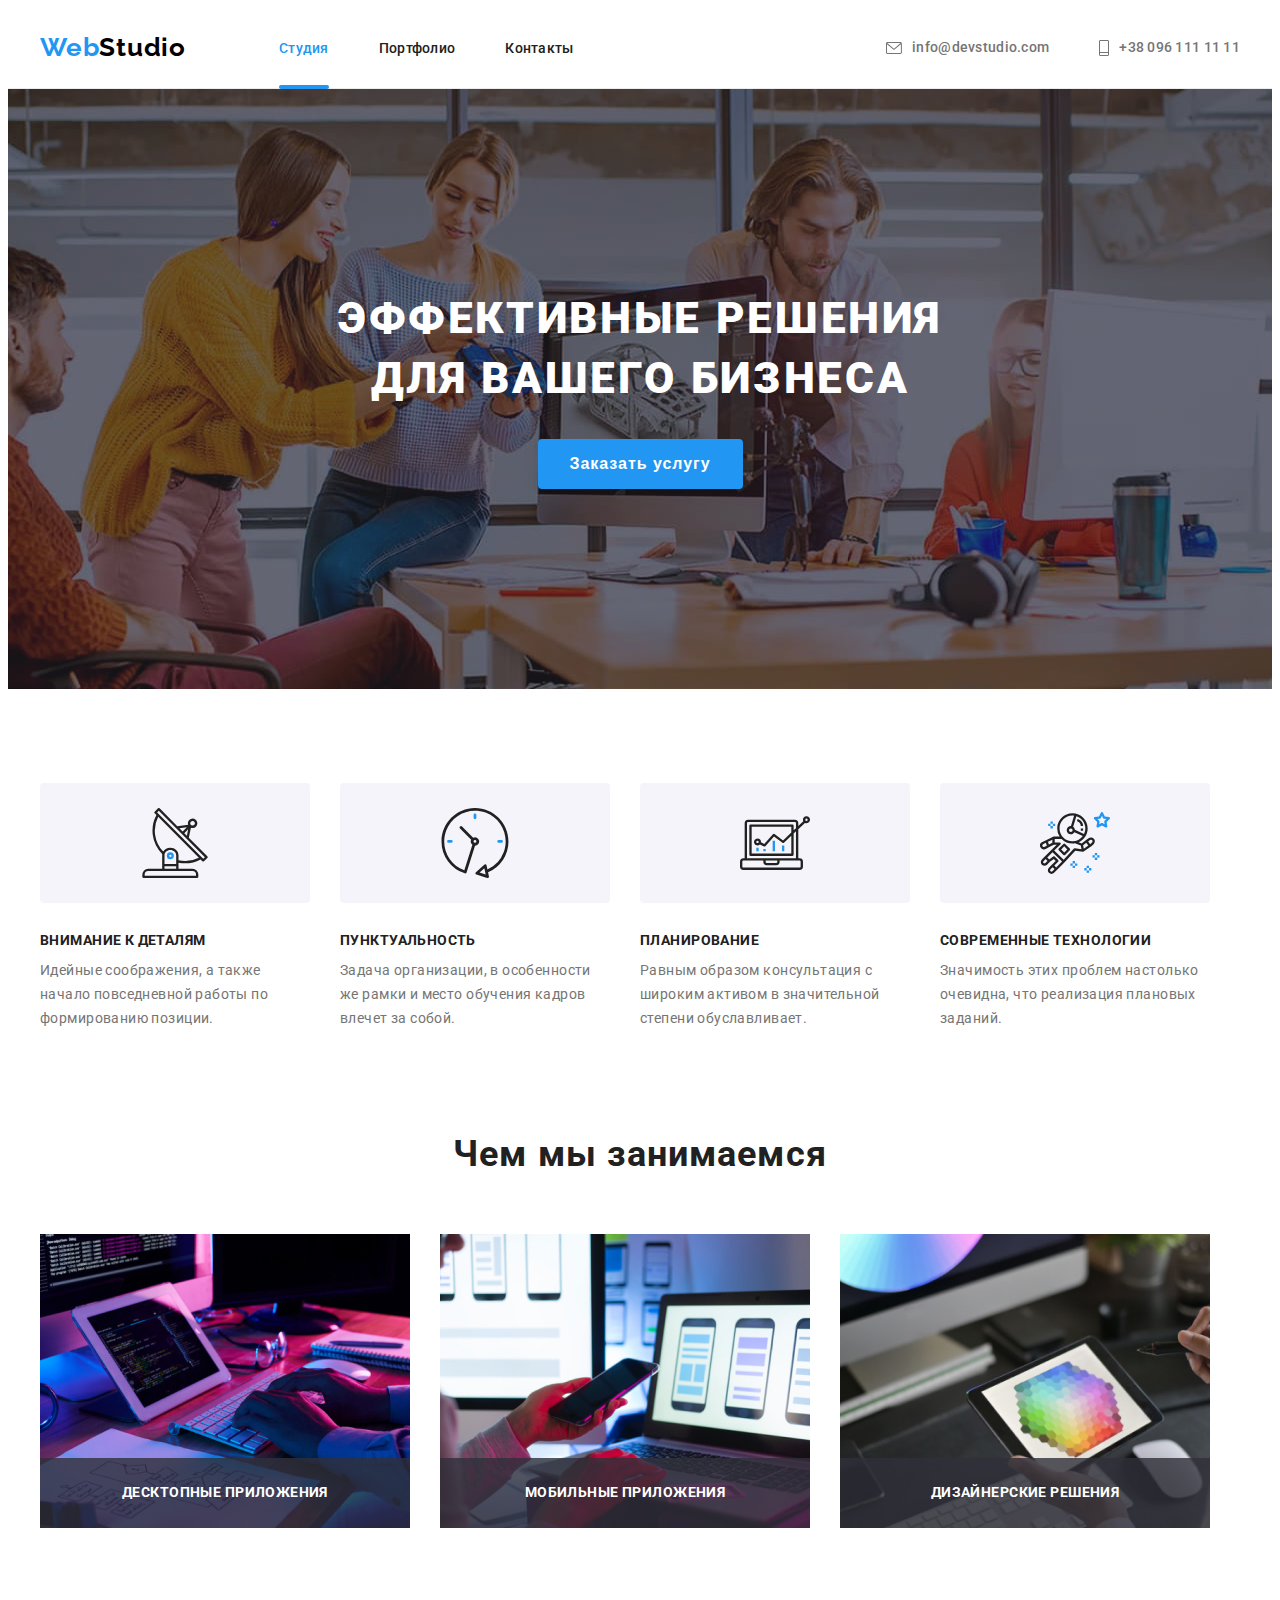
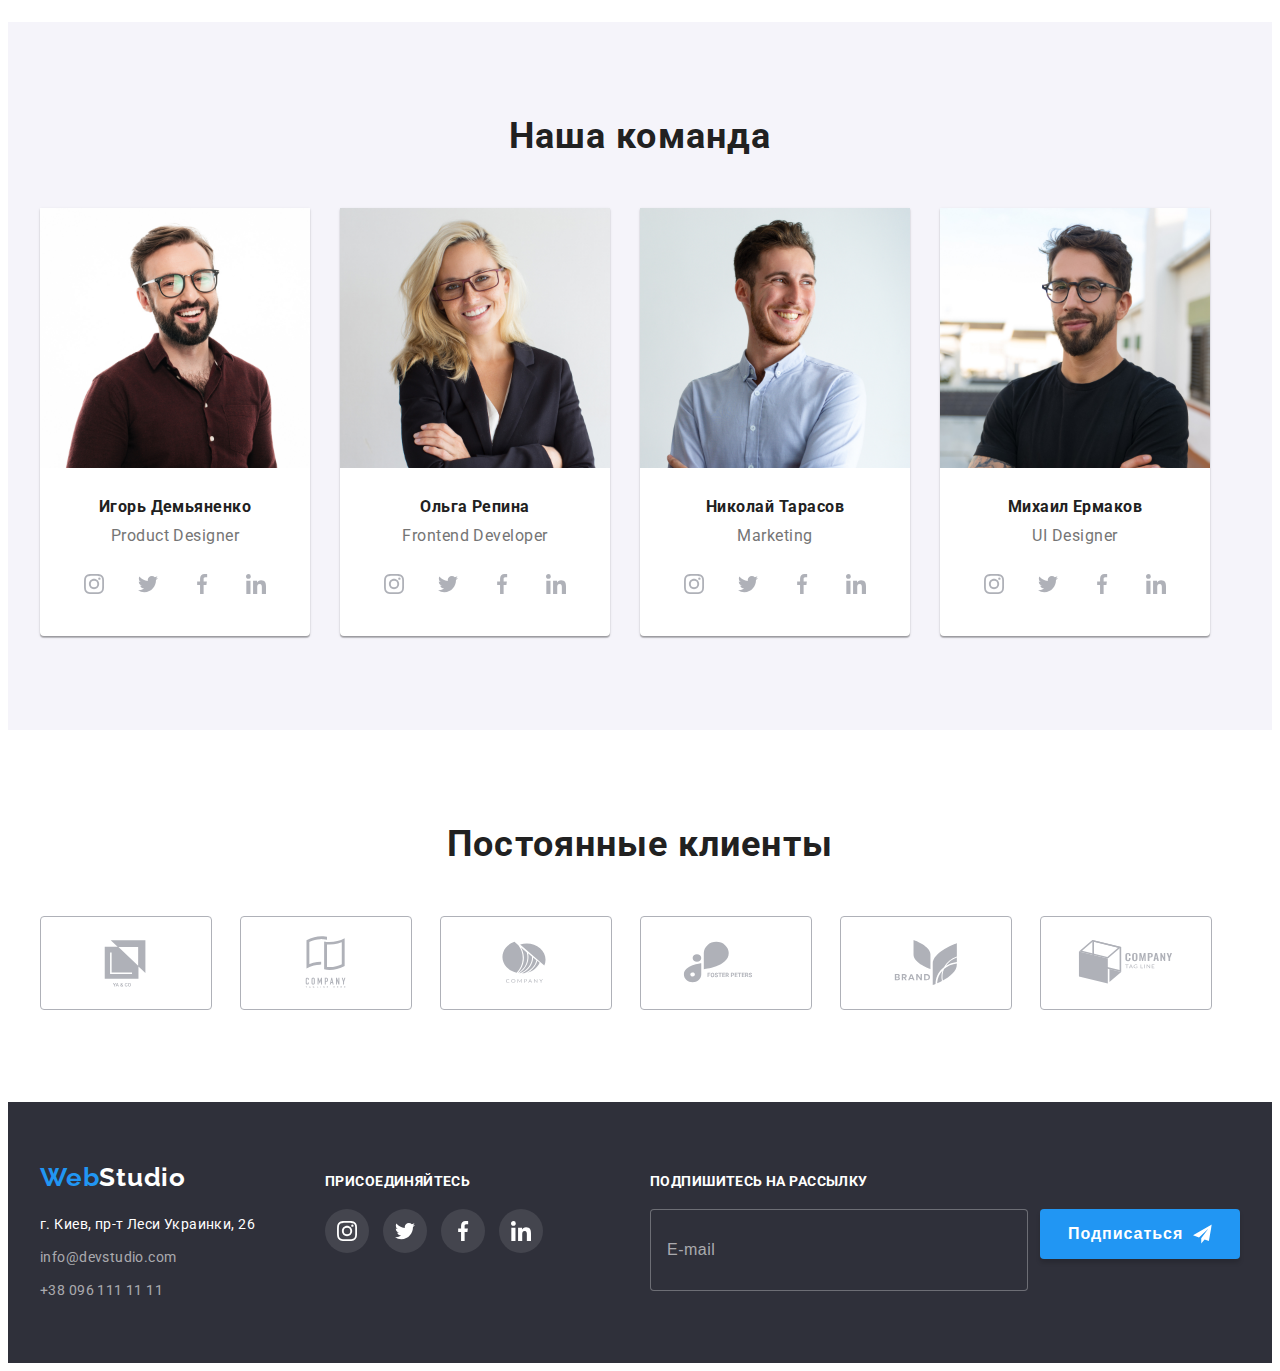
<file: index.html>
<!DOCTYPE html>
<html lang="en">
<head>
    <meta charset="UTF-8">
    <meta http-equiv="X-UA-Compatible" content="IE=edge">
    <meta name="viewport" content="width=device-width, initial-scale=1.0">
    <title>Document</title>
    <link rel="preconnect" href="https://fonts.googleapis.com">
    <link rel="preconnect" href="https://fonts.gstatic.com" crossorigin>
    <link href="https://fonts.googleapis.com/css2?family=Raleway:wght@700&family=Roboto:wght@400;500;700;900&display=swap"
        rel="stylesheet">

        <link rel="stylesheet" href="https://cdnjs.cloudflare.com/ajax/libs/modern-normalize/1.1.0/modern-normalize.min.css"
            integrity="sha512-wpPYUAdjBVSE4KJnH1VR1HeZfpl1ub8YT/NKx4PuQ5NmX2tKuGu6U/JRp5y+Y8XG2tV+wKQpNHVUX03MfMFn9Q=="
            crossorigin="anonymous" referrerpolicy="no-referrer" />
    <link rel="stylesheet" href="./css/styles.css"/>
</head>
<body>
    
    <header class="page-header">
        <div class="container page-header-container">
        <nav class="navigation">
        <a class="logo link"href="./index.html"><span class="web">Web</span>Studio</a>

        <ul class="menu list">
            <li class="menu-item"><a class="menu-link link current" href="./index.html">Студия</a></li>
            <li class="menu-item"><a class="menu-link link"href="./portfolio.html">Портфолио</a></li>
            <li class="menu-item"><a class="menu-link link"href="">Контакты</a></li>
        </ul>
        </nav>

        <ul class="contact-list list">
           <li class="menu-contact">
               
            
            
            <a class="mail link" href="mailto:info@devstudio.com"><svg class="menu-icon" width="16" height="12">
                <use href="./images/icons.svg#icon-mail"></use>
            </svg>info@devstudio.com</a>
                
            </li> 
            <li class="menu-contact">
                
                    
                
                <a class="phone-number link"href="tel:+380961111111"><svg class="menu-icon" width="10" height="16">
                    <use href="./images/icons.svg#icon-telefon"></use>
                </svg>+38 096 111 11 11</a></li>

        </ul>
        </div>


    </header>
    <main>
    <!--Герой-->
    
        <section class="hero">
            <div class="container">
            <h1 class="hero-text">Эффективные решения для вашего бизнеса</h1>
            <button class="modal-btn" type="button" data-modal-open>Заказать услугу</button>
        </section>
    </div>
    <!--Преимущества-->

    <section class="section">
        <div class="container">
        <h2 class="our-benefits visually-hidden">Наши преимущества</h2>

        <ul class="benefits-list list">

            <li class="main-benefits">
                <div class="main-icon">
                    <svg class="main-menu-icon">
                        <use href="./images/icons.svg#icon-antenna"></use>
                    </svg>
                </div>
                <h3 class="suptitle-benefits">Внимание к деталям</h3>
                <p class="suptitle-benefits-list">Идейные соображения, а также начало повседневной работы по формированию позиции.</p>
            </li>

            <li class="main-benefits">
                        
                <div class="main-icon">
                    <svg class="main-menu-icon">
                        <use href="./images/icons.svg#icon-clock"></use>
                    </svg>
                </div>
                <h3 class="suptitle-benefits">Пунктуальность</h3>
                <p class="suptitle-benefits-list">Задача организации, в особенности же рамки и место обучения кадров влечет за собой.</p>
            </li>

            <li class="main-benefits">
                <div class="main-icon">
                    <svg class="main-menu-icon">
                        <use href="./images/icons.svg#icon-diagram"></use>
                    </svg>
                </div>
                <h3 class="suptitle-benefits">Планирование</h3>
                <p class="suptitle-benefits-list">Равным образом консультация с широким активом в значительной степени обуславливает.</p>
            </li>

            <li class="main-benefits">
                <div class="main-icon">
                    <svg class="main-menu-icon">
                        <use href="./images/icons.svg#icon-astronaut"></use>
                    </svg>
                </div>
                <h3 class="suptitle-benefits">Современные технологии</h3>
                <p class="suptitle-benefits-list">Значимость этих проблем настолько очевидна, что реализация плановых заданий.</p>
            </li>

            


        </ul>

        </div>
    </section>

<section class="our-work-section section">
    <div class="container">
    <h2 class="our-work">Чем мы занимаемся</h2>
    <ul class="our-work-list list">
    <li class="our-work-img">
        <img src="./images/verstka.jpg" alt="верстка на ПК" width="370"/> 
        <div class="box">
            <p>Десктопные приложения</p>
        </div>
    </li>
    

    <li class="our-work-img">
        <img src="./images/design.jpg" alt="выбор дизайна страницы" width="370" />
        <div class="box">
            <p>Мобильные приложения</p>
        </div>
    </li>

    <li class="our-work-img">
        <img src="./images/colors.jpg" alt="палитра цветов на планшете" width="370" />
        <div class="box">
            <p>Дизайнерские решения</p>
        </div>
    </li>

    </ul>
    </div>
</section>

<!--Наша команда-->

    <section class="our-team-sections section">
        <div class="container">
        <h2 class="our-team">Наша команда</h2>

        <ul class="our-team-list list">

            <li class="our-team-element">
                <img class="our-team-img" src="./images/igor.jpg" alt="Игорь Демьяненко" width="270"/>
            <div class="team-card">
                <h3 class="our-team-worker">Игорь Демьяненко</h3>
                <p class="our-team-prof">Product Designer</p>
                <ul class="social-list list">
                    <li class="social-list-item">
                        <a href="" class="social-list-link">
                            <svg class="social-list-icon" width="20" height="20">
                                <use href="./images/icons.svg#icon-instagram"></use>
                            </svg>
                        </a>
                    </li>

                    <li class="social-list-item">
                        <a href="" class="social-list-link">
                            <svg class="social-list-icon" width="20" height="20">
                                <use href="./images/icons.svg#icon-twitter"></use>
                            </svg>
                        </a>
                    </li>

                    <li class="social-list-item">
                        <a href="" class="social-list-link">
                            <svg class="social-list-icon" width="20" height="20">
                                <use href="./images/icons.svg#icon-facebook"></use>
                            </svg>
                        </a>
                    </li>

                    <li class="social-list-item">
                        <a href="" class="social-list-link">
                            <svg class="social-list-icon" width="20" height="20">
                                <use href="./images/icons.svg#icon-linkedin"></use>
                            </svg>
                        </a>
                    </li>
            </div>
            </li>

            <li class="our-team-element">
                <img class="our-team-img"src="./images/olga.jpg" alt="Ольга Репина" width="270" />
                <div class="team-card"><h3 class="our-team-worker">Ольга Репина</h3>
                <p class="our-team-prof">Frontend Developer</p>
                <ul class="social-list list">
                    <li class="social-list-item">
                        <a href="" class="social-list-link">
                            <svg class="social-list-icon" width="20" height="20">
                                <use href="./images/icons.svg#icon-instagram"></use>
                            </svg>
                        </a>
                    </li>
                
                    <li class="social-list-item">
                        <a href="" class="social-list-link">
                            <svg class="social-list-icon" width="20" height="20">
                                <use href="./images/icons.svg#icon-twitter"></use>
                            </svg>
                        </a>
                    </li>
                
                    <li class="social-list-item">
                        <a href="" class="social-list-link">
                            <svg class="social-list-icon" width="20" height="20">
                                <use href="./images/icons.svg#icon-facebook"></use>
                            </svg>
                        </a>
                    </li>
                
                    <li class="social-list-item">
                        <a href="" class="social-list-link">
                            <svg class="social-list-icon" width="20" height="20">
                                <use href="./images/icons.svg#icon-linkedin"></use>
                            </svg>
                        </a>
                        
                </div>
            </li>

            <li class="our-team-element">
                <img class="our-team-img"src="./images/nikolai.jpg" alt="Николай Тарасов" width="270" />
                <div class="team-card"><h3 class="our-team-worker">Николай Тарасов</h3>
                <p class="our-team-prof">Marketing</p>
                <ul class="social-list list">
                    <li class="social-list-item">
                        <a href="" class="social-list-link">
                            <svg class="social-list-icon" width="20" height="20">
                                <use href="./images/icons.svg#icon-instagram"></use>
                            </svg>
                        </a>
                    </li>
                
                    <li class="social-list-item">
                        <a href="" class="social-list-link">
                            <svg class="social-list-icon" width="20" height="20">
                                <use href="./images/icons.svg#icon-twitter"></use>
                            </svg>
                        </a>
                    </li>
                
                    <li class="social-list-item">
                        <a href="" class="social-list-link">
                            <svg class="social-list-icon" width="20" height="20">
                                <use href="./images/icons.svg#icon-facebook"></use>
                            </svg>
                        </a>
                    </li>
                
                    <li class="social-list-item">
                        <a href="" class="social-list-link">
                            <svg class="social-list-icon" width="20" height="20">
                                <use href="./images/icons.svg#icon-linkedin"></use>
                            </svg>
                        </a>
                        
                </div>
            </li>

            <li class="our-team-element">
                <img class="our-team-img"src="./images/mihail.jpg" alt="Михаил Ермаков" width="270" />
                <div class="team-card"><h3 class="our-team-worker">Михаил Ермаков</h3>
                <p class="our-team-prof">UI Designer</p>
                <ul class="social-list list">
                    <li class="social-list-item">
                        <a href="" class="social-list-link">
                            <svg class="social-list-icon" width="20" height="20">
                                <use href="./images/icons.svg#icon-instagram"></use>
                            </svg>
                        </a>
                    </li>
                
                    <li class="social-list-item">
                        <a href="" class="social-list-link">
                            <svg class="social-list-icon" width="20" height="20">
                                <use href="./images/icons.svg#icon-twitter"></use>
                            </svg>
                        </a>
                    </li>
                
                    <li class="social-list-item">
                        <a href="" class="social-list-link">
                            <svg class="social-list-icon" width="20" height="20">
                                <use href="./images/icons.svg#icon-facebook"></use>
                            </svg>
                        </a>
                    </li>
                
                    <li class="social-list-item">
                        <a href="" class="social-list-link">
                            <svg class="social-list-icon" width="20" height="20">
                                <use href="./images/icons.svg#icon-linkedin"></use>
                            </svg>
                        </a>
                        
                </div>
            </li>
            </ul>

        </ul>
        </div>
    </section>

    <!---Постоянные клиенты-->

    <section class="section">
        <div class="container">
            <h2 class="our-klients">Постоянные клиенты</h2>
    
            <ul class="klients-list list">
    
                <li class="main-klients">
                    
                    
                        <a href="#" class="social-link-list">
                        <svg class="klients-menu-icon">
                            <use href="./images/icons.svg#icon-logo"></use>
                        </svg>
                        </a>
                    
                    
                </li>
                <li class="main-klients">
                    
                        <a href="#" class="social-link-list">
                        <svg class="klients-menu-icon">
                            <use href="./images/icons.svg#icon-logo-1"></use>
                        </svg>
                        </a>
                    
                
                </li>
                <li class="main-klients">
                    
                        <a href="#" class="social-link-list">
                        <svg class="klients-menu-icon">
                            <use href="./images/icons.svg#icon-logo-2"></use>
                        </svg>
                        </a>
                    
                
                </li>
                <li class="main-klients">
                    
                        <a href="#" class="social-link-list">
                        <svg class="klients-menu-icon">
                            <use href="./images/icons.svg#icon-logo-3"></use>
                        </svg>
                        </a>
                   
                
                </li>
                <li class="main-klients">
                    
                        <a href="#" class="social-link-list">
                        <svg class="klients-menu-icon">
                            <use href="./images/icons.svg#icon-logo-4"></use>
                        </svg>
                        </a>
                   
                
                </li>
                <li class="main-klients">
                    
                    
                    <a href="#" class="social-link-list">
                        
                        <svg class="klients-menu-icon">
                            <use href="./images/icons.svg#icon-logo-5"></use>
                            
                        
                            
                        </svg>
                        </a>
                        
                    
                    
                </li>

    
                
    
    
    
    
            </ul>
    
        </div>
    </section>

    </main>

    <!--футер-->

    <footer class="footer">
        <div class="container container-flex">

        <div>
            
            <a class="logo web-footer link" href="./index.html">Web<span class="studio">Studio</span></Studio></a>

        <address class="adres">

         <ul class="adres-list list">
            <li class="adres-item"><a class="nav-link link"href="https://goo.gl/maps/8EkQ3KVRZ2arSs8y7">г. Киев, пр-т Леси Украинки, 26</a></li>
            <li class="adres-item"><a class="mail-link link"href="mailto:info@devstudio.com">info@devstudio.com</a></li>
            <li class="adres-item"><a class="tel-link link"href="tel:+380961111111">+38 096 111 11 11</a></li>
        
         </ul>

        </address>

        </div>

         

        
         
        
        <div class="futer-link">
        
            <h2 class="futer-text" >присоединяйтесь</h2>
        <ul class="list">
            
            
            <li class="social-list-item-futer">
                <a href="" class="social-list-link-futer">
                    <svg class="social-list-icon-futer" width="20" height="20">
                        <use href="./images/icons.svg#icon-instagram-futer"></use>
                    </svg>
                </a>
            </li>

            <li class="social-list-item-futer">
                <a href="" class="social-list-link-futer">
                    <svg class="social-list-icon-futer" width="20" height="20">
                        <use href="./images/icons.svg#icon-twitter-futer"></use>
                    </svg>
                </a>
            </li>

            <li class="social-list-item-futer">
                <a href="" class="social-list-link-futer">
                    <svg class="social-list-icon-futer" width="20" height="20">
                        <use href="./images/icons.svg#icon-facebook-futer"></use>
                    </svg>
                </a>
            </li>

            <li class="social-list-item-futer">
                <a href="" class="social-list-link-futer">
                    <svg class="social-list-icon-futer" width="20" height="20">
                        <use href="./images/icons.svg#icon-linkedin-futer"></use>
                    </svg>
                </a>
            </li>
            
            </div>
        
        

        <div class="futer-container">
        
            <p class="label-text">Подпишитесь на рассылку</p>
            <form class="futer-label" >
                <label for="mail" class="label-send" ></label>
                <input type="mail" name="user-mail" id="mail" placeholder="E-mail" class="futer-label-area" />
                

                <button type="submit" class="label-btn">
                    Подписаться
                    <svg class="label-icon" width="24" height="24">
                        <use href="./images/icons.svg#icon-send"></use>
                    </svg>


                </button>

            </form>

            </div>

        </div>





    </footer>
                        
    <div class="backdrop is-hidden" data-modal>
        <div class="modal">
            
            <form class="modal-form">
                <b class="modal-text-head">Оставьте свои данные, мы вам перезвоним</b>
                <label class="modal-label">
                    <span class="name-span">Имя</span>
                    <span class="modal-input-wrapper">
                <input type="text" name="user-name" required class="modal-input" pattern="[a-zA-Z]*"
                 title="Ruslan"
                />
            <svg class="modal-input-icon" width="12" height="12">
                <use href="./images/icons.svg#icon-icon-name-modal"></use>
            </svg>
                    </span>
            </label>

                <label class="modal-label">
                    <span class="name-span">Телефон</span>
                    <span class="modal-input-wrapper">
                    <input type="tel" name="user-phone" class="modal-input" pattern="[0-9]{3}-[0-9]{3}-[0-9]{2}-[0-9]{2}"
                 title="xxx-xxx-xx-xx"/>
                    <svg class="modal-input-icon" width="12" height="12">
                        <use href="./images/icons.svg#icon-icon-tel-modal"></use>
                    </svg>
                </span>
            </label>

                    <label class="modal-label">
                        <span class="name-span">Почта</span>
                        <span class="modal-input-wrapper">
                        <input type="mail" name="user-email" class="modal-input">
                    <svg class="modal-input-icon" width="12" height="12">
                        <use href="./images/icons.svg#icon-icon-mail-modal"></use>
                    </svg>
                    </span>
                </label>

                        <label class="modal-label">
                        <span class="name-span">Комментарий</span>
                        <textarea name="comment" placeholder="Введите текст" class="modal-message"></textarea> 
                        </label>

                        
                        <input type="checkbox" name="user-policy" class="contact-form-checkbox visually-hidden" id="checkbox-policy"">
                        <label for="checkbox-policy" class="contact-form-checkbox-label" >Соглашаюсь с рассылкой и принимаю&nbsp;<a href="" class="policy-text">Условия договора</a>
                        </label>

                        <button type="submit" class="contact-form-btn" >Отправить</button>


            </form>
            <button type="button" class="modal-close-button" data-modal-close>
                <svg class="modal-close-button-icon" width="11px" height="11px" >
                    <use href="./images/icons.svg#icon-close-icon"></use>
                </svg>
            </button>
        </div>

    </div>

    <script src="./modal.js"></script>
</body>
</html>
</file>
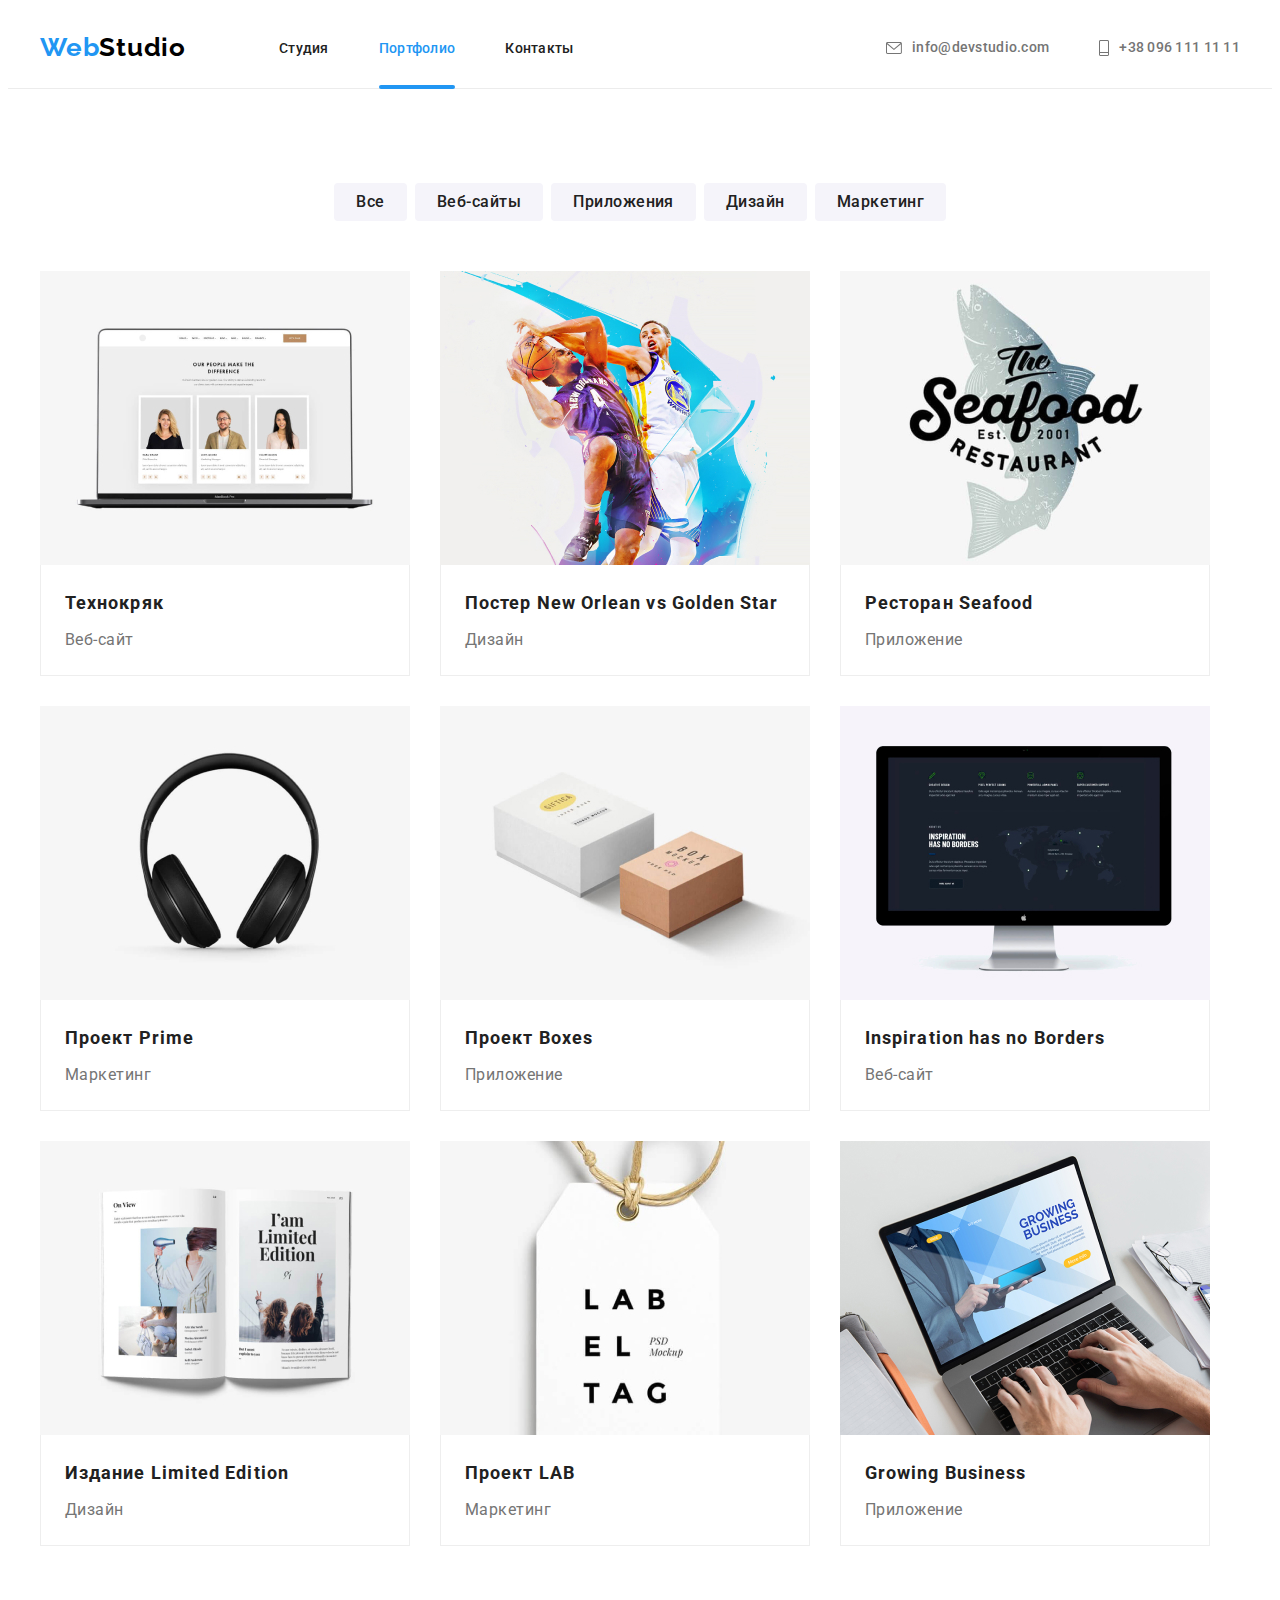
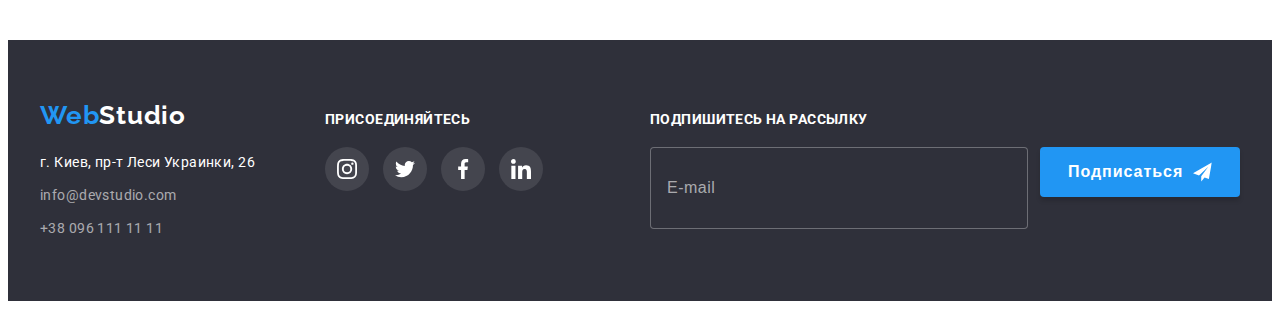
<file: portfolio.html>
<!DOCTYPE html>
<html lang="en">

<head>
    <meta charset="UTF-8">
    <meta http-equiv="X-UA-Compatible" content="IE=edge">
    <meta name="viewport" content="width=device-width, initial-scale=1.0">
    <title>Document</title>
    <link rel="preconnect" href="https://fonts.googleapis.com">
    <link rel="preconnect" href="https://fonts.gstatic.com" crossorigin>
    <link
        href="https://fonts.googleapis.com/css2?family=Raleway:wght@700&family=Roboto:wght@400;500;700;900&display=swap"
        rel="stylesheet">

        <link rel="stylesheet" href="https://cdnjs.cloudflare.com/ajax/libs/modern-normalize/1.1.0/modern-normalize.min.css"
            integrity="sha512-wpPYUAdjBVSE4KJnH1VR1HeZfpl1ub8YT/NKx4PuQ5NmX2tKuGu6U/JRp5y+Y8XG2tV+wKQpNHVUX03MfMFn9Q=="
            crossorigin="anonymous" referrerpolicy="no-referrer" />
    <link rel="stylesheet" href="./css/styles.css" />
</head>

<body>
    <header class="page-header">
        <div class="container page-header-container">
            <nav class="navigation">
                <a class="logo link" href="./index.html"><span class="web">Web</span>Studio</a>
    
                <ul class="menu list">
                    <li class="menu-item"><a class="menu-link link" href="./index.html">Студия</a></li>
                    <li class="menu-item"><a class="menu-link link current" href="./portfolio.html">Портфолио</a></li>
                    <li class="menu-item"><a class="menu-link link" href="">Контакты</a></li>
                </ul>
            </nav>
    
            <ul class="contact-list list">
                <li class="menu-contact">
            
            
            
                    <a class="mail link" href="mailto:info@devstudio.com"><svg class="menu-icon" width="16" height="12">
                            <use href="./images/icons.svg#icon-mail"></use>
                        </svg>info@devstudio.com</a>
            
                </li>
                <li class="menu-contact">
            
            
            
                    <a class="phone-number link" href="tel:+380961111111"><svg class="menu-icon" width="10" height="16">
                            <use href="./images/icons.svg#icon-telefon"></use>
                        </svg>+38 096 111 11 11</a>
                </li>
            
            </ul>
            </div>
        </div>
    
    
    </header>
    
    <main>
        <!--Список кнопок-->
<section class="section">
    <div class="container">
    <h1 class="main-button visually-hidden">Buttons</h1>

    <ul class="button-list list">
        <li class="button-item"><button class="button-portfolio button button-all">Все</button></li>
        <li class="button-item"><button class="button-portfolio button">Веб-сайты</button></li>
        <li class="button-item"><button class="button-portfolio button">Приложения</button></li>
        <li class="button-item"><button class="button-portfolio button">Дизайн</button></li>
        <li class="button-item"><button class="button-portfolio button">Маркетинг</button></li>
    </ul>


    <!--Список работ-->

    <ul class="projects-list list">
        <li class="projects-item list">
            
            <a href="" class="projects-item-link modal-link link">
                <div class="modal-container">
                    <img src="./images/komputer.jpg" alt="ноутбук" width="370">
                    <p class="modal-text">Ресурс предлагает комплексные предложения с разным уровнем функционала и сервисов. Все это
                        позволит посетителю получить
                        исчерпывающие сведения о компании или частном лице.</p>
                </div>
                
        <div class="projects-card"><h2 class="project-name">Технокряк</h2>
        <p class="project-type">Веб-сайт</p>
        </div></a>
        </li>

        <li class="projects-item list">
            <a href="#" class="projects-item-link link">
                <div class="modal-container">
                <img src="./images/basketball.jpg" alt="баскетбол" width="370">
                <p class="modal-text">Ресурс предлагает комплексные предложения с разным уровнем функционала и сервисов. Все это
                        позволит посетителю получить
                        исчерпывающие сведения о компании или частном лице.</p>
                </div>
            <div class="projects-card"><h2 class="project-name">Постер New Orlean vs Golden Star</h2>
            <p class="project-type">Дизайн</p>
            </div></a>
        </li>

        <li class="projects-item list">
            <a href="#" class="projects-item-link link">
                <div class="modal-container">
                <img src="./images/seafood.jpg" alt="лого Ресторан Seafood" width="370">
                <p class="modal-text">Ресурс предлагает комплексные предложения с разным уровнем функционала и сервисов. Все это
                        позволит посетителю получить
                        исчерпывающие сведения о компании или частном лице.</p>
                </div>
            <div class="projects-card"><h2 class="project-name">Ресторан Seafood</h2>
            <p class="project-type">Приложение</p>
            </div></a>
        </li>

        <li class="projects-item list">
            <a href="#" class="projects-item-link link">
                <div class="modal-container">
                <img src="./images/earphones.jpg" alt="наушники" width="370">
                <p class="modal-text">Ресурс предлагает комплексные предложения с разным уровнем функционала и сервисов. Все это
                        позволит посетителю получить
                        исчерпывающие сведения о компании или частном лице.</p>
                </div>
            <div class="projects-card"><h2 class="project-name">Проект Prime</h2>
            <p class="project-type">Маркетинг</p>
            </div></a>
            
        </li>

        <li class="projects-item list">
            <a href="#" class="projects-item-link link">
                <div class="modal-container">
                <img src="./images/boxes.jpg" alt="две коробки" width="370">
                <p class="modal-text">Ресурс предлагает комплексные предложения с разным уровнем функционала и сервисов. Все это
                        позволит посетителю получить
                        исчерпывающие сведения о компании или частном лице.</p>
                </div>
            <div class="projects-card"><h2 class="project-name">Проект Boxes</h2>
            <p class="project-type">Приложение</p>
            </div></a>
           
        </li>

        <li class="projects-item list">
            <a href="#" class="projects-item-link link">
                <div class="modal-container">
                <img src="./images/pk.jpg" alt="монитор" width="370">
                <p class="modal-text">Ресурс предлагает комплексные предложения с разным уровнем функционала и сервисов. Все это
                        позволит посетителю получить
                        исчерпывающие сведения о компании или частном лице.</p>
                </div>
            <div class="projects-card"><h2 class="project-name">Inspiration has no Borders</h2>
            <p class="project-type">Веб-сайт</p>
            </div></a>
        </li>

        <li class="projects-item list">
            <a href="#" class="projects-item-link link">
                <div class="modal-container">
                <img src="./images/book.jpg" alt="журнал" width="370">
                <p class="modal-text">Ресурс предлагает комплексные предложения с разным уровнем функционала и сервисов. Все это
                        позволит посетителю получить
                        исчерпывающие сведения о компании или частном лице.</p>
                </div>
            <div class="projects-card"><h2 class="project-name">Издание Limited Edition</h2>
            <p class="project-type">Дизайн</p>
            </div></a>
        </li>

        <li class="projects-item list">
            <a href="#" class="projects-item-link link">
                <div class="modal-container">
                <img src="./images/birka.jpg" alt="бирка" width="370">
                <p class="modal-text">Ресурс предлагает комплексные предложения с разным уровнем функционала и сервисов. Все это
                        позволит посетителю получить
                        исчерпывающие сведения о компании или частном лице.</p>
                </div>
            <div class="projects-card"><h2 class="project-name">Проект LAB</h2>
            <p class="project-type">Маркетинг</p>
            </div></a>
        </li>

        <li class="projects-item list">
            <a href="#" class="projects-item-link link">
                <div class="modal-container">
                <img src="./images/laptop.jpg" alt="ноутбук" width="370">
                <p class="modal-text">Ресурс предлагает комплексные предложения с разным уровнем функционала и сервисов. Все это
                        позволит посетителю получить
                        исчерпывающие сведения о компании или частном лице.</p>
                </div>
            <div class="projects-card"><h2 class="project-name">Growing Business</h2>
            <p class="project-type">Приложение</p>
            </div></a>
        </li>
        
    </ul>
    </div>

</section>
    </main>
    
    
    <!--футер-->
    
    <footer class="footer">
        <div class="container container-flex">
    
            <div>
    
                <a class="logo web-footer link" href="./index.html">Web<span class="studio">Studio</span></Studio></a>
    
                <address class="adres">
    
                    <ul class="adres-list list">
                        <li class="adres-item"><a class="nav-link link" href="https://goo.gl/maps/8EkQ3KVRZ2arSs8y7">г.
                                Киев, пр-т Леси Украинки, 26</a></li>
                        <li class="adres-item"><a class="mail-link link"
                                href="mailto:info@devstudio.com">info@devstudio.com</a></li>
                        <li class="adres-item"><a class="tel-link link" href="tel:+380961111111">+38 096 111 11 11</a></li>
    
                    </ul>
    
                </address>
    
            </div>
    
    
    
    
    
    
            <div class="futer-link">
    
                <h2 class="futer-text">присоединяйтесь</h2>
                <ul class="list">
    
    
                    <li class="social-list-item-futer">
                        <a href="" class="social-list-link-futer">
                            <svg class="social-list-icon-futer" width="20" height="20">
                                <use href="./images/icons.svg#icon-instagram-futer"></use>
                            </svg>
                        </a>
                    </li>
    
                    <li class="social-list-item-futer">
                        <a href="" class="social-list-link-futer">
                            <svg class="social-list-icon-futer" width="20" height="20">
                                <use href="./images/icons.svg#icon-twitter-futer"></use>
                            </svg>
                        </a>
                    </li>
    
                    <li class="social-list-item-futer">
                        <a href="" class="social-list-link-futer">
                            <svg class="social-list-icon-futer" width="20" height="20">
                                <use href="./images/icons.svg#icon-facebook-futer"></use>
                            </svg>
                        </a>
                    </li>
    
                    <li class="social-list-item-futer">
                        <a href="" class="social-list-link-futer">
                            <svg class="social-list-icon-futer" width="20" height="20">
                                <use href="./images/icons.svg#icon-linkedin-futer"></use>
                            </svg>
                        </a>
                    </li>
    
            </div>
    
        

            <div class="futer-container">
        
            <p class="label-text">Подпишитесь на рассылку</p>
            <form class="futer-label">
                <label for="mail" class="label-send"></label>
                <input type="mail" name="user-mail" id="mail" placeholder="E-mail" class="futer-label-area" />
        
        
                <button type="submit" class="label-btn">
                    Подписаться
                    <svg class="label-icon" width="24" height="24">
                        <use href="./images/icons.svg#icon-send"></use>
                    </svg>
        
        
                </button>
        
            </form>
        
            </div>
        
        </div>
    
    
    
    
    </footer>
    </body>
    
    </html>
</file>
<file: css/styles.css>
:root {
    --accent-color:#2196F3;
    --accent-color-black:#212121;
    --accent-color-gray:#757575;
}

h1,h2,h3,h4,h5,h6,p {
    margin-top: 0;
    margin-bottom: 0;
}

ul,ol{
    margin-top: 0;
    margin-bottom: 0;
    padding-left: 0;
}

img{
    display: block;
    
}

/*{
    outline: 1px solid;color: tomato;
}*/



.list{
    list-style: none;
}

.link{
    text-decoration: none;
}

body{
    font-family: 'Roboto',sans-serif;
    font-weight: 500;
    

}

.container{
    width: 1200px;
    margin-left: auto;
    margin-right: auto;
    padding-left: 15px;
    padding-right: 15px;
    
}

.visually-hidden{
    position: absolute;
    width: 1px;
    height: 1px;
    margin: -1px;
    border: 0;
    padding: 0;
    white-space: nowrap;
    clip-path: inset(100%);
    clip: rect(0 0 0 0);
    overflow: hidden;
}

.section{
    padding: 94px 0;

}

.page-header-container{
    display: flex;
    align-items: center;
}

.page-header{
    padding-top: 24px;
    padding-bottom: 25px;
    background: #FFFFFF;
    border-bottom: 1px solid #ECECEC;
    
}


.logo{
    font-family: 'Raleway', sans-serif;
    font-weight: 700;
    font-size: 26px;
    line-height: 1.2;
   letter-spacing: 0.03em;
   color: #000;
  
   
   
   
}

.web{
    color:var(--accent-color);
}

.navigation{
    display: flex;
    align-items: center;
}

.menu{
    display: flex;
    margin-left: 93px;

   
}

.menu-item .current {
    color: var(--accent-color)
}



.menu-item:not(:last-child){
    margin-right: 50px;
}

.menu-link{

    position: relative;
    font-size: 14px;
    line-height: 1.14;
    letter-spacing: 0.02em;
    /*padding-top:    32px;
    padding-bottom: 32px;*/
    color: var(--accent-color-black);

    transition-property: color;
    transition-duration: 250ms;
    transition-timing-function: cubic-bezier(0.4, 0, 0.2, 1);
}

.menu-link:hover,
.menu-link:focus{
    color:var(--accent-color);
}

.current::after{
    content: "";
    position: absolute;
    width: 100%;
    height: 4px;
    background: #2196F3;
    border-radius: 2px;
    display: block;
    

   
    left: 0;
    top: 45px;
    
}

.contact-list{
    display: flex;
    margin-left: auto;
}

.contact-list .menu-contact+.menu-contact{
    margin-left: 50px;
}

.phone-number{
    display: flex;
    align-items: center;
    font-size: 14px;
    line-height: 1.14;
    letter-spacing: 0.02em;
    color:var(--accent-color-gray);

    transition-property: color;
    transition-duration: 250ms;
    transition-timing-function: cubic-bezier(0.4, 0, 0.2, 1);
}

.mail{
    display: flex;
    align-items: center;
    font-size: 14px;
    line-height: 1.14;
    letter-spacing: 0.02em;
    margin-left:auto;
    color:var(--accent-color-gray);

    transition-property: color;
    transition-duration: 250ms;
    transition-timing-function: cubic-bezier(0.4, 0, 0.2, 1);

    
}

.phone-number:hover,
.phone-number:focus{
    color:var(--accent-color);
    fill: rgba(33, 150, 243, 1);
}

.phone-number:hover .menu-icon,
.phone-number:focus .menu-icon{
    color: var(--accent-color);
    fill: rgba(33, 150, 243, 1);
}

.mail:hover,
.mail:focus {
    color: var(--accent-color);
    fill: rgba(33, 150, 243, 1);
}

.mail:hover .menu-icon,
.mail:focus .menu-icon{
    color:var(--accent-color);
    fill: rgba(33, 150, 243, 1)
}

/*hero*/



.hero{
    text-transform: uppercase;
    background-color: rgba(196, 196, 196, 1);
    text-align: center;
    padding-top: 200px;
    padding-bottom: 200px;
    margin-left: auto;
    margin-right: auto;

    background-image:linear-gradient(to right, rgba(47, 48, 58, 0.4), rgba(47, 48, 58, 0.4)),url(../images/background.jpg);
    background-size: cover;
    background-position: center;
    background-repeat: no-repeat;
    max-width: 1600px;
}

.hero-text{
    font-weight: 900;
    font-size: 44px;
    line-height: 1.36;
    letter-spacing: 0.06em;
    color: #FFFFFF;
    margin-left: auto;
    margin-right: auto;
    width: 696px;
    margin-bottom: 30px;
    
}


.modal-btn{
    min-width: 136px;
    padding-left: 32px;
    padding-top: 10px;
    padding-right: 32px;
    padding-bottom: 10px;
    
    border-radius:4px;
    border: transparent;
   
    font-weight: 700;
    font-size: 16px;
    line-height: 1.875;
    letter-spacing: 0.06em;
    cursor: pointer;
    color: #FFFFFF;
    background-color: var(--accent-color);
    box-shadow: 0px 4px 4px rgba(0, 0, 0, 0.15);

    transition-property: background-color;
    transition-duration: 250ms;
    transition-timing-function: cubic-bezier(0.4, 0, 0.2, 1);

    transition-property: color;
    transition-duration: 250ms;
    transition-timing-function: cubic-bezier(0.4, 0, 0.2, 1);
    
}
.modal-btn:hover,
.modal-btn:focus{
    background-color:var(--accent-color);
    color: #ffffff;
}

/*benefits*/



.benefits-list{
    display: flex;
}

.main-benefits{
    width: 270px;
    margin-right: 30px;
    flex-wrap: wrap;
    
}
.main-benefits:nth-child(4n){
    margin-right: 0;
}

.main-benefits:nth-last-child(-n+4){
    margin-bottom: 0;
}

.suptitle-benefits{
    
    
    font-weight: 700;
    font-size: 14px;
    line-height: 1.14;
    letter-spacing: 0.03em;
    text-transform: uppercase;
    
    color: var(--accent-color-black);

    margin-bottom: 10px;
}

.suptitle-benefits-list{
    font-weight: 400;
    font-size: 14px;
    line-height: 1.71;
    letter-spacing: 0.03em;
    
    color:var(--accent-color-gray);
}

/*our-work*/

.our-work-section{
    
    padding-top: 0;
    
}

.our-work{
    
    margin-bottom: 50px;
    
    font-weight: 700;
    font-size: 36px;
    line-height: 1.66;
    text-align: center;
    letter-spacing: 0.03em;
    
    color: var(--accent-color-black);
    
}

.our-work-list{
    display:flex;
    
}

.our-work-img{
    margin-right: 30px;
    position: relative;
    

}

.box{
    position: absolute;
    display: flex;
    justify-content: center;
    align-items: center;
    width: 370px;
    height: 70px;
    font-family: 'Roboto';
    font-style: normal;
    font-weight: 700;
    font-size: 14px;
    line-height: 1.14;
    text-align: center;
    letter-spacing: 0.03em;
    text-transform: uppercase;
    
    bottom: 0px;
    left: 0px;
    background: rgba(47, 48, 58, 0.8);
    
    
    color: #FFFFFF;
}

.our-work-img:nth-child(3n) {
    margin-right: 0;
}

/*our-team*/


.our-team-sections{
    background: #F5F4FA;
    
}

.our-team-list{
    display: flex;
    margin-top: 50px;
    text-align: center;
    
}

.team-card{

    padding-top: 30px;
    padding-bottom: 30px;
    
    
}



.our-team-element{
    background: #FFFFFF;
    margin-right: 30px;
    background: #FFFFFF;
   
    box-shadow: 0px 1px 3px rgba(0, 0, 0, 0.12),
    0px 1px 1px rgba(0, 0, 0, 0.14),
    0px 2px 1px rgba(0, 0, 0, 0.2);
    border-radius: 0px 0px 4px 4px;
    
}
.our-team-element:nth-child(4n) {
        margin-right: 0;
}
    
.our-team-element:nth-last-child(-n+4) {
    margin-bottom: 0;
}

.our-team{

    font-weight: 700;
    font-size: 36px;
    line-height: 1.16;
    text-align: center;
    letter-spacing: 0.03em;
    color: var(--accent-color-black);
    
}

.our-team-worker{
    font-size: 16px;
    line-height: 1.18;
    letter-spacing: 0.03em;
    
    color: var(--accent-color-black);
}

.our-team-prof{
    font-weight: 400;
    font-size: 16px;
    line-height: 1.18;
    letter-spacing: 0.03em;
    
    color:var(--accent-color-gray);
    margin-top: 10px;
    margin-bottom: 16px;
}

/*futter*/
.footer{
    display: flex;
    background-color: #2F303A;
    padding: 60px 0;
    
    
}


.web-footer{
    color: var(--accent-color);
    
   
}

.studio{
    color: #FFFFFF;
}

.adres{
    
    font-style: normal;
    
}





.adres-list{
    margin-top: 20px;
}

.adres-item{
    margin-bottom: 9px;
}
.adres-item:last-child{
    margin-bottom: 0;
}

.nav-link{
    font-weight: 400;
    font-size: 14px;
    line-height: 1.71;
    letter-spacing: 0.03em;
    color: #FFFFFF;
    margin-bottom: 9px;

    transition-property: color;
    transition-duration: 250ms;
    transition-timing-function: cubic-bezier(0.4, 0, 0.2, 1);

}

.nav-link:hover,
.nav-link:focus{
   color: var(--accent-color)
}

.mail-link {
    font-weight: 400;
    font-size: 14px;
    line-height: 1.71;
    letter-spacing: 0.03em;

    color: rgba(255, 255, 255, 0.6);

    transition-property: color;
    transition-duration: 250ms;
    transition-timing-function: cubic-bezier(0.4, 0, 0.2, 1);

}

.mail-link:hover,
.mail-link:focus {
    color:var(--accent-color)
}

.tel-link {
    font-weight: 400;
    font-size: 14px;
    line-height: 1.71;
    letter-spacing: 0.03em;

    color: rgba(255, 255, 255, 0.6);
    
    transition-property: color;
    transition-duration: 250ms;
    transition-timing-function: cubic-bezier(0.4, 0, 0.2, 1);
}

.tel-link:hover,
.tel-link:focus {
    color: var(--accent-color)
}

/*----------portfolio---------*/

/*---body---*/

.buttons{
    
    font-size: 16px;
    line-height: 1.62;
    text-align: center;
    letter-spacing: 0.03em;
    
    
}
.button-list{
    display: flex;
    justify-content: center;
    margin-bottom: 50px;
    
}

.button-item{
    display:flex;
    justify-content: center;
    margin-right: 8px;
    
}

.button-item:last-child{
    margin-right: 0;

    
}
.button-portfolio{
    background-color: #F5F4FA;
    color:var(--accent-color-black);
    padding-left: 22px;
    padding-top: 6px;
    padding-right: 22px;
    padding-bottom: 6px;
    border-radius: 4px;
    min-width: 101px;
    border: transparent;

    font-family: 'Roboto';
    font-style: normal;
    font-weight: 500;
    font-size: 16px;
    line-height: 1.625;
    letter-spacing: 0.03em;
    


    transition-property: background-color,color,box-shadow;
    transition-duration: 250ms;
    transition-timing-function: cubic-bezier(0.4, 0, 0.2, 1);
    

    
}

.button-portfolio:hover,
.button-portfolio:focus{
    color: #FFFFFF;
    background-color: var(--accent-color);
    cursor: pointer;
    box-shadow: 0px 3px 1px rgba(0, 0, 0, 0.1),
    0px 1px 2px rgba(0, 0, 0, 0.08),
    0px 2px 2px rgba(0, 0, 0, 0.12);
    border-radius: 4px;
}

.button-all{
    min-width: 73px;
    color:var(--accent-color-black);
    padding-left: 22px;
    padding-top: 6px;
    padding-right: 22px;
    padding-bottom: 6px;
    
    border-radius: 4px;
}

/*---projects---*/

.project-name {
    
    font-weight: 700;
    font-size: 18px;
    line-height: 2;
    letter-spacing: 0.06em;

    color:var(--accent-color-black);

}

.projects-item{
   margin-right: 30px;
   margin-bottom: 30px;
   
  
    background: #FFFFFF;
   
}

.projects-item-link{
    display:block;
    

    transition-property:box-shadow;
    transition-duration: 250ms;
    transition-timing-function: cubic-bezier(0.4, 0, 0.2, 1);
}


.projects-item-link:hover,
.projects-item-link:focus{
    
   box-shadow: 0px 1px 1px rgba(0, 0, 0, 0.12),
    0px 4px 4px rgba(0, 0, 0, 0.06),
    1px 4px 6px rgba(0, 0, 0, 0.16);
}

.projects-item:nth-child(3n){
    margin-right: 0;
}
.projects-item:nth-last-child(-n+3){
    margin-bottom: 0;
}



.projects-list{
    display:flex;
    flex-wrap: wrap;
    
    
}

.projects-card{
    padding-left: 24px;
    padding-top: 20px ;
    padding-right: 24px;
    padding-bottom: 20px;
    border-left: 1px solid #EEEEEE;
    border-right: 1px solid #EEEEEE;
    border-bottom: 1px solid #EEEEEE;
}


.project-type{
    
    font-weight: 400;
    font-size: 16px;
    line-height: 1.87;
    letter-spacing: 0.03em;
    
    margin-top: 4px;
    
    
    color: var(--accent-color-gray);
}
/* header-icon*/
.icon{
    padding-right: 10px;
    border: 0;
    fill:#757575;
    background-color: #FFFFFF;
   
}

.menu-icon{
    margin-right: 10px;

 fill:rgba(117, 117, 117, 1);

transition-property: fill;
transition-duration: 250ms;
transition-timing-function: cubic-bezier(0.4, 0, 0.2, 1);
 
}


    


/* our benefits */

.main-icon{
    display: flex;
    align-items: center;
    justify-content: center;
    height: 120px;
    border: 0;
    margin-bottom: 30px;
    background: #F5F4FA;
    border-radius: 4px;
    
}

.main-menu-icon{
    width: 70px;
    height: 70px;
    
   
}

.our-klients{
   text-align: center;
   margin-bottom: 50px;

  
font-style: normal;
font-weight: 700;
font-size: 36px;
line-height: 1.16;
text-align: center;
letter-spacing: 0.03em;

color: var(--accent-color-black)
    
}

.klients-list{
    display: flex;
    
    
    
}

.main-klients{
    
    margin-right: 30px;
    width: 170px;
    height: 92px;
    
}
.main-klients:last-child{
    margin-right:0
}


.klients-menu-icon{
    
    width: 106px;
    height: 60px;

}



.social-link-list{
    display: flex;
    align-items: center;
    justify-content: center;
    width: 100%;
    height: 100%;
    border: 1px solid #AFB1B8;
    border-radius: 4px;
    fill:rgba(175, 177, 184, 1);

    transition:fill 250ms cubic-bezier(0.4, 0, 0.2, 1),border 250ms cubic-bezier(0.4, 0, 0.2, 1);
    
}

.social-link-list:hover,
.social-link-list:focus{
    border: 1px solid #2196F3;
    fill: rgba(33, 150, 243, 1);
}






.social-list {
    display: flex;
    justify-content: center;
}

.social-list-item:not(:last-child) {
    margin-right: 10px;
}

.social-list-link {
    display: flex;
    align-items: center;
    justify-content: center;
    width: 44px;
    height: 44px;
    border-radius: 50%;
    background-color: #ffffff;

   

    transition-property: background-color,fill;
    transition-duration: 250ms;
    transition-timing-function: cubic-bezier(0.4, 0, 0.2, 1);


}

.social-list-link:hover,
.social-list-link:focus {
    background-color: #2196F3;
    fill: rgba(255, 255, 255, 1);
}

.social-list-icon {
    fill: rgba(175, 177, 184, 1);

    transition-property:fill;
    transition-duration: 250ms;
    transition-timing-function: cubic-bezier(0.4, 0, 0.2, 1);

    

     
}

.social-list-link:hover .social-list-icon,
.social-list-link:focus .social-list-icon {
    fill: rgba(255, 255, 255, 1)
}



.social-list-item-futer{
    display:inline-block;
    margin-right: 10px;
  
   
}



.futer-link {
    display: flex;
    flex-direction: column;
    margin-left: 70px;
}

.futer-container{
    display:flex;
    flex-direction: column;
    margin-left:auto;
    
}

.futer-label{
    display: flex;
    
}

.futer-label-area{

   
    padding-left: 16px;
    padding-top: 15px;
    padding-right: auto;
    padding-bottom: 15px;

    width: 358px;
    height: 50px;
    border: 1px solid rgba(255, 255, 255, 0.3);
   
    border-radius: 4px;
    
    background: #2F303A;

    
    font-style: normal;
    font-weight: 400;
    font-size: 16px;
    line-height: 20px;
   
    letter-spacing: 0.03em;
    
   color: white;
    

    
}

.futer-label-area::placeholder{
    
    color: rgba(255, 255, 255, 0.6);
}

.label-text{
    

    
    font-style: normal;
    font-weight: 700;
    font-size: 14px;
    line-height: 16px;
    letter-spacing: 0.03em;
    text-transform: uppercase;
    
    color: #FFFFFF;

    margin-bottom: 20px;
}





.futer-text{
    margin-bottom: 20px;

    
    font-style: normal;
    font-weight: 700;
    font-size: 14px;
    line-height: 16px;
    letter-spacing: 0.03em;
    text-transform: uppercase;
    
    color: #FFFFFF;
}


.label-btn{
    display: flex;
    justify-content: center;
    align-items: center;
    margin-left: 12px;
    width: 200px;
    height: 50px;
    background: #2196F3;
    box-shadow: 0px 4px 4px rgba(0, 0, 0, 0.15);
    border-radius: 4px;
    cursor: pointer;
    border-color: transparent;

    
    font-style: normal;
    font-weight: 700;
    font-size: 16px;
    line-height: 30px;
    letter-spacing: 0.06em;

    padding-left: 26px;
    padding-top: 10px;
    padding-right: 26px;   
    padding-bottom: 10px;
    
    color: #FFFFFF;
    
}

.label-icon{
    display: inline;
    
    
    margin-left: 10px;
    
    
}


.container-flex{
    display: flex;
    align-items: baseline;

    
}




.social-list-futer{
    margin-top: 100px;
}


.social-list-link-futer{

    display: flex;
    align-items: center;
    justify-content: center;
    width: 44px;
    height: 44px;
    border-radius: 50%;
    background: rgba(255, 255, 255, 0.1);
    fill: rgba(255, 255, 255, 1);

    transition-property: background-color;
    transition-duration: 250ms;
    transition-timing-function: cubic-bezier(0.4, 0, 0.2, 1);

}

  
.social-list-link-futer:hover,
.social-list-link-futer:focus{
    background-color: #2196F3;
    
}
/* =============== BACKDROP =============== */

.backdrop{
    position: fixed;
    top: 0;
    left: 0;
    width: 100%;
    height: 100%;
    background: rgba(0, 0, 0, 0.2);
    transition: opacity 250ms cubic-bezier(0.4, 0, 0.2, 1),
    visibility 250ms cubic-bezier(0.4, 0, 0.2, 1);
}

.backdrop.is-hidden {
    opacity: 0;
    visibility: hidden;
    pointer-events: none;
}

.modal{
    position: absolute;
    top: 50%;
    left: 50%;
    transform: translate(-50%,-50%);
    width: 528px;
    
    background: #FFFFFF;
    box-shadow: 0px 1px 3px rgba(0, 0, 0, 0.12),
    0px 1px 1px rgba(0, 0, 0, 0.14),
    0px 2px 1px rgba(0, 0, 0, 0.2);
    border-radius: 4px;
    padding:40px;
    
}

.modal-close-button{
    position: absolute;
    top: 8px;
    right: 8px;
    display: flex;
    align-items: center;
    justify-content: center;
    width: 30px;
    height: 30px;
    padding: 0;
    border-radius: 50%;
    border: 1px solid rgba(0, 0, 0, 0.1);
    background-color: transparent;
    cursor: pointer;

    transition: fill 250ms cubic-bezier(0.4, 0, 0.2, 1);
    
}

.modal-close-button:hover,
.modal-close-button:focus{
    fill: var(--accent-color);
}




.modal-container{
    position: relative;
    overflow: hidden;
    
    
    
}



.modal-text{
    position: absolute;
    top: 0;
    left: 0;
    padding-left: 24px;
    padding-top: 63px;
    padding-right: 24px;
    padding-bottom: 63px;

    overflow: auto;
    transform: translateY(100%);
    
    
    

    transition-property:transform;
    transition-duration: 250ms;
    transition-timing-function: cubic-bezier(0.4, 0, 0.2, 1);

    
    
    width: 100%;
    height: 100%;
    
    
    
    font-style: normal;
    font-weight: 400;
    font-size: 18px;
    line-height: 1.55;
    letter-spacing: 0.03em; 
    color: #FFFFFF;
    background: rgba(33, 150, 243, 0.9);
}
.projects-item-link:hover .modal-text,
.projects-item-link:focus .modal-text{
    transform: translateY(0);
    
    
}

.modal-text-head{

    margin-bottom: 12px;
    
    font-style: normal;
    font-weight: 700;
    font-size: 20px;
    line-height: 1.15;
    text-align: center;
    letter-spacing: 0.03em;
    
    color: #212121;
}

.modal-form{
    display:flex;
    flex-direction: column;
   
}

.modal-label{
    margin-bottom: 20px;
    
}

.name-span{
    display: block;
    margin-bottom: 4px;

    
    font-style: normal;
    font-weight: 400;
    font-size: 12px;
    line-height: 1.166;
    
    letter-spacing: 0.01em;
    
    color: var(--accent-color-gray)
}

.modal-input-wrapper{
    position: relative;
    display: block;
}

.modal-input{
    
    width: 100%;
    height: 40px;
    
    border-radius: 4px;
    padding-left: 42px;
    border: 1px solid rgba(33, 33, 33, 0.2);
    border-radius: 4px;

    transition: border-color 250ms cubic-bezier(0.4, 0, 0.2, 1);
}

.modal-input:focus {
    outline: none;
    border-color:var(--accent-color)
}

.modal-input-icon{
    position: absolute;
    top: 50%;
    left: 15px;
    transform: translateY(-50%);
    display: block;
    

    transition: fill 250ms cubic-bezier(0.4, 0, 0.2, 1);
}

.modal-input:focus+ .modal-input-icon{
    fill: rgba(33, 150, 243, 1);
}

.modal-message{
    display: block;
    width: 100%;
    height: 120px;
    padding: 12px 16px;
    border: 1px solid rgba(33, 33, 33, 0.2);
    border-radius: 4px;
    resize: none;


    transition: border-color 250ms cubic-bezier(0.4, 0, 0.2, 1);
}

.modal-message:focus {
    outline: none;
    border-color: var(--accent-color)
}

.modal-message::placeholder {
    
    color: rgba(117, 117, 117, 0.5);
}

.contact-form-checkbox-label{
    display: flex;
    align-items: center;
    justify-content: center;
    margin-bottom: 30px;
    flex-wrap

    font-family: 'Roboto';
    font-style: normal;
    font-weight: 400;
    font-size: 14px;
    line-height: 1.71;
    
    letter-spacing: 0.03em;
    
    color: #757575;

}

.contact-form-checkbox-label::before{
    content: "";
    display: block;
    margin-right: 7px;
    width: 16px;
    height: 15px;
    
    cursor: pointer;
    border: 2px solid rgba(33, 33, 33, 1);
    border-radius: 2px;

    transition: background-color 250ms cubic-bezier(0.4, 0, 0.2, 1),outline 250ms cubic-bezier(0.4, 0, 0.2, 1);
}

.contact-form-checkbox:checked+.contact-form-checkbox-label::before {
    background-color: var(--accent-color);
    
    background-image: url("../images/icon\ check.svg");
    background-size: cover;
    background-position: center;
    background-repeat: no-repeat;
}

.contact-form-checkbox:focus+.contact-form-checkbox-label::before {
    outline: 2px solid rgba(0, 0, 255, 0.5);
    
    
}

.policy-text{
    color: var(--accent-color);
}

.contact-form-btn{
    align-self: center;
    min-width: 200px;
    padding: 10px 55px;
    
    
    
    font-style: normal;
    font-weight: 700;
    font-size: 16px;
    line-height: 1.875;
    
    border: transparent;
    letter-spacing: 0.06em;
    
    color: #FFFFFF;

    background: #188CE8;
    box-shadow: 0px 4px 4px rgba(0, 0, 0, 0.15);
    border-radius: 4px;
    cursor: pointer;
}
</file>
